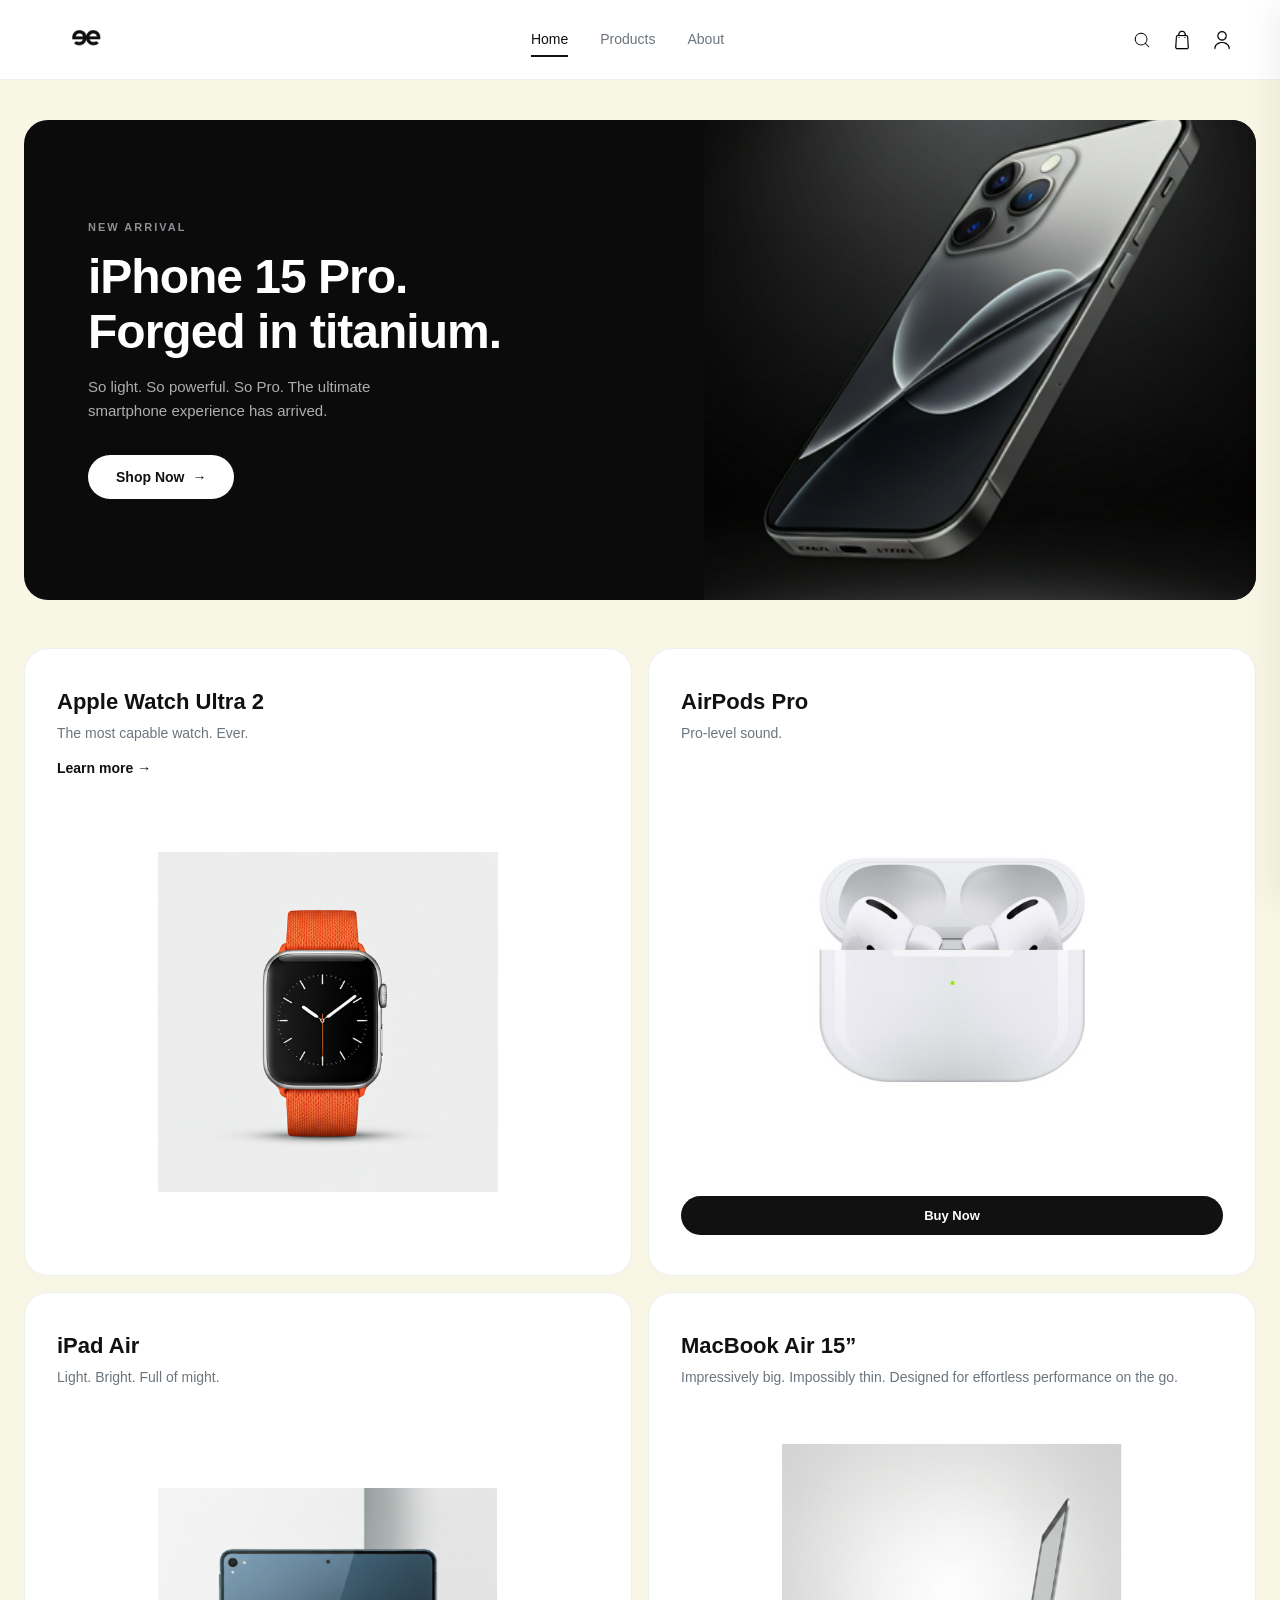
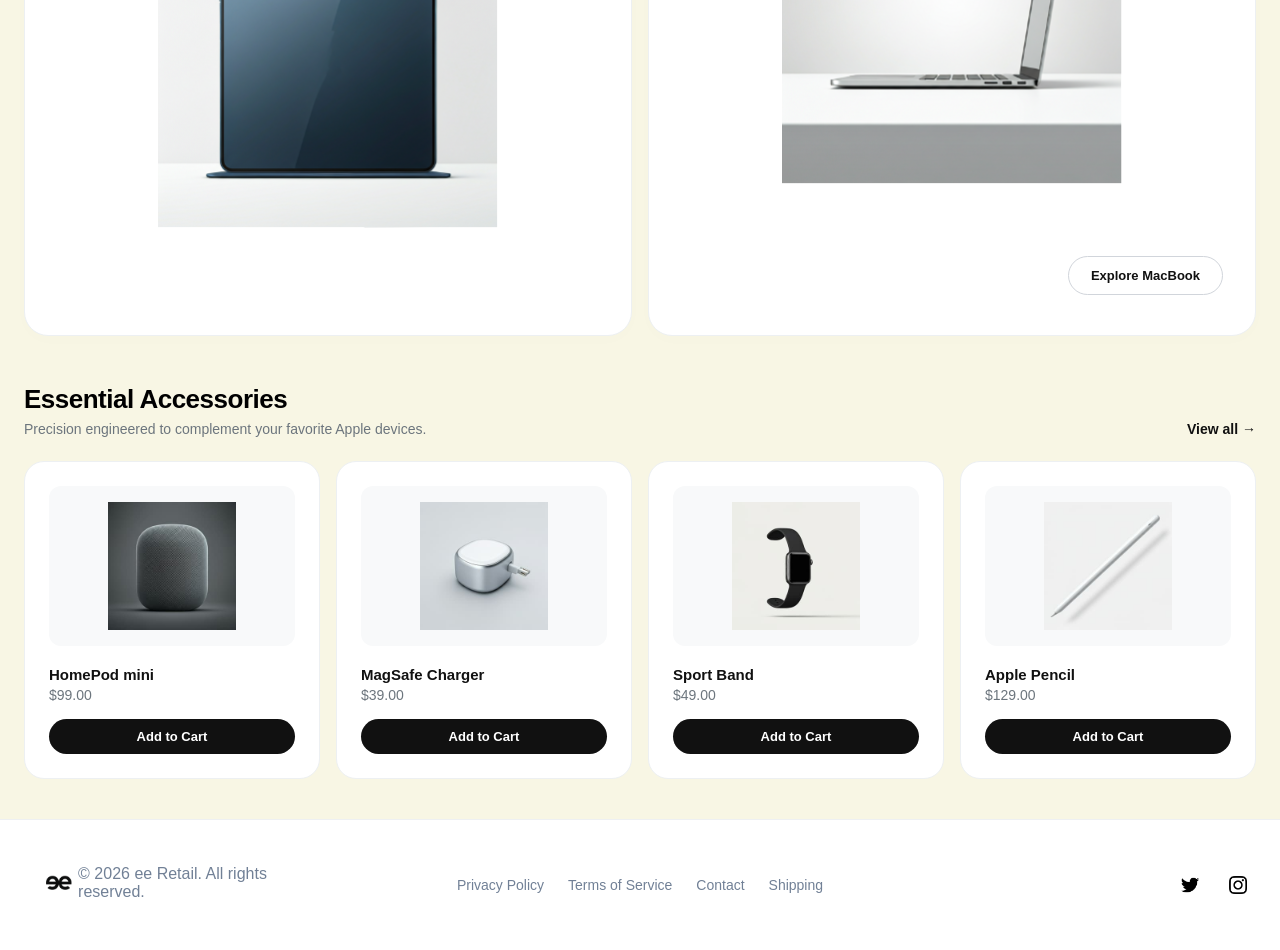
<file: index.html>
<!DOCTYPE html>
<html lang="en">
<head>
    <meta charset="UTF-8">
    <meta name="viewport" content="width=device-width, initial-scale=1.0">
    <title>ee | Premium Consumer Electronics</title>
    <link rel="stylesheet" href="index.css">
</head>
<body>

    <nav class="navbar">
        <div class="nav-container">
            <div class="brand-logo">
                <img src="ee logo.png" alt="ee logo">
            </div>
            <div class="nav-links-desktop">
                <a href="index.html" class="active">Home</a>
                <a href="products.html">Products</a>
                <a href="about.html">About</a>
            </div>
            <div class="nav-icons">
                <img src="magnifying-glass.png" alt="Search" class="nav-icon">
                <a href="cart.html" style="display:inline-block; line-height:0;">
                    <img src="bag.png" alt="Cart" class="nav-icon">
                </a>
                <img src="user.png" alt="Account" class="nav-icon">
                <button class="nav-btn-menu">
                    <span></span><span></span><span></span>
                </button>
            </div>
        </div>
    </nav>

    <aside id="side-navbar" class="sidebar">
        <button class="closeBtn">✕</button>
        <ul class="mobile-nav-links">
            <li><a href="index.html" class="active">Home</a></li>
            <li><a href="products.html">Products</a></li>
            <li><a href="about.html">About</a></li>
        </ul>
    </aside>
    <div id="overlay"></div>

    <main class="global-main-container">
        <section class="hero-showcase-block">
            <div class="hero-text-content">
                <span class="hero-context-tag">NEW ARRIVAL</span>
                <h1 class="hero-main-title">iPhone 15 Pro.<br>Forged in titanium.</h1>
                <p class="hero-body-desc">So light. So powerful. So Pro. The ultimate smartphone experience has arrived.</p>
                <button class="hero-action-btn" onclick="window.location.href='products.html'">Shop Now <span class="arrow">→</span></button>
            </div>
            <div class="hero-media-wrapper">
                <img src="image1.svg" alt="iPhone 15 Pro">
            </div>
        </section>

       <section class="asymmetric-split-grid">
            <div class="feature-panel-card bg-white design-col-flex">
                <div class="panel-info-section">
                    <h2>Apple Watch Ultra 2</h2>
                    <p>The most capable watch. Ever.</p>
                    <a href="products.html" class="panel-text-link">Learn more →</a>
                </div>
                <div class="panel-img-frame image-contain square-frame">
                    <img src="watch.svg" alt="Apple Watch Ultra 2">
                </div>
            </div>

            <div class="feature-panel-card bg-white design-col-flex">
                <div class="panel-info-section">
                    <h2>AirPods Pro</h2>
                    <p>Pro-level sound.</p>
                </div>
                <div class="panel-img-frame image-contain square-frame">
                    <img src="airpods pro.jpg" alt="AirPods Pro">
                </div>
                <button class="panel-action-btn-dark" onclick="window.location.href='products.html'">Buy Now</button>
            </div>

            <div class="feature-panel-card bg-white design-col-flex">
                <div class="panel-info-section">
                    <h2>iPad Air</h2>
                    <p>Light. Bright. Full of might.</p>
                </div>
                <div class="panel-img-frame image-contain square-frame">
                    <img src="apple.svg" alt="iPad Air">
                </div>
            </div>

            <div class="feature-panel-card bg-white design-col-flex">
                <div class="panel-info-section">
                    <h2>MacBook Air 15”</h2>
                    <p>Impressively big. Impossibly thin. Designed for effortless performance on the go.</p>
                </div>
                <div class="panel-img-frame image-contain square-frame">
                    <img src="macbook air.svg" alt="MacBook Air 15">
                </div>
                <button class="panel-action-btn-outline" onclick="window.location.href='products.html'">Explore MacBook</button>
            </div>
        </section>

        <section class="accessory-shelf-section">
            <div class="shelf-header-container">
                <div>
                    <h2 class="shelf-main-title">Essential Accessories</h2>
                    <p class="shelf-sub-title">Precision engineered to complement your favorite Apple devices.</p>
                </div>
                <a href="products.html" class="shelf-global-link">View all →</a>
            </div>

            <div class="accessory-product-grid">
                <div class="accessory-item-card">
                    <div class="accessory-media-container">
                        <img src="homepad.svg" alt="HomePod mini">
                    </div>
                    <div class="accessory-meta-details">
                        <h3>HomePod mini</h3>
                        <p>$99.00</p>
                    </div>
                    <button class="accessory-cart-btn">Add to Cart</button>
                </div>

                <div class="accessory-item-card">
                    <div class="accessory-media-container">
                        <img src="charger.svg" alt="MagSafe Charger">
                    </div>
                    <div class="accessory-meta-details">
                        <h3>MagSafe Charger</h3>
                        <p>$39.00</p>
                    </div>
                    <button class="accessory-cart-btn">Add to Cart</button>
                </div>

                <div class="accessory-item-card">
                    <div class="accessory-media-container">
                        <img src="sport.svg" alt="Sport Band">
                    </div>
                    <div class="accessory-meta-details">
                        <h3>Sport Band</h3>
                        <p>$49.00</p>
                    </div>
                    <button class="accessory-cart-btn">Add to Cart</button>
                </div>

                <div class="accessory-item-card">
                    <div class="accessory-media-container">
                        <img src="apple-pencil.jpg" alt="Apple Pencil">
                    </div>
                    <div class="accessory-meta-details">
                        <h3>Apple Pencil</h3>
                        <p>$129.00</p>
                    </div>
                    <button class="accessory-cart-btn">Add to Cart</button>
                </div>
            </div>
        </section>
    </main>

    <footer class="global-footer">
        <div class="footer-left-block">
            <div class="footer-left-logo">
                <img src="ee logo.png" alt="brand-logo">
            </div>          
            <div class="footer-text-group">
                <p class="footer-copyright-text">© 2026 ee Retail. All rights reserved.</p>
            </div>
        </div>
        <div class="footer-nav-links">
            <a href="#">Privacy Policy</a>
            <a href="#">Terms of Service</a>
            <a href="about.html">Contact</a>
            <a href="#">Shipping</a>
        </div>
        <div class="footer-social-tray">
            <a href="#" class="social-icon-btn"><img src="twitter.png" alt="twitter"></a>
            <a href="#" class="social-icon-btn"><img src="instagram.png" alt="instagram"></a>
        </div>
    </footer>

    <script src="index.js"></script>
</body>
</html>
</file>
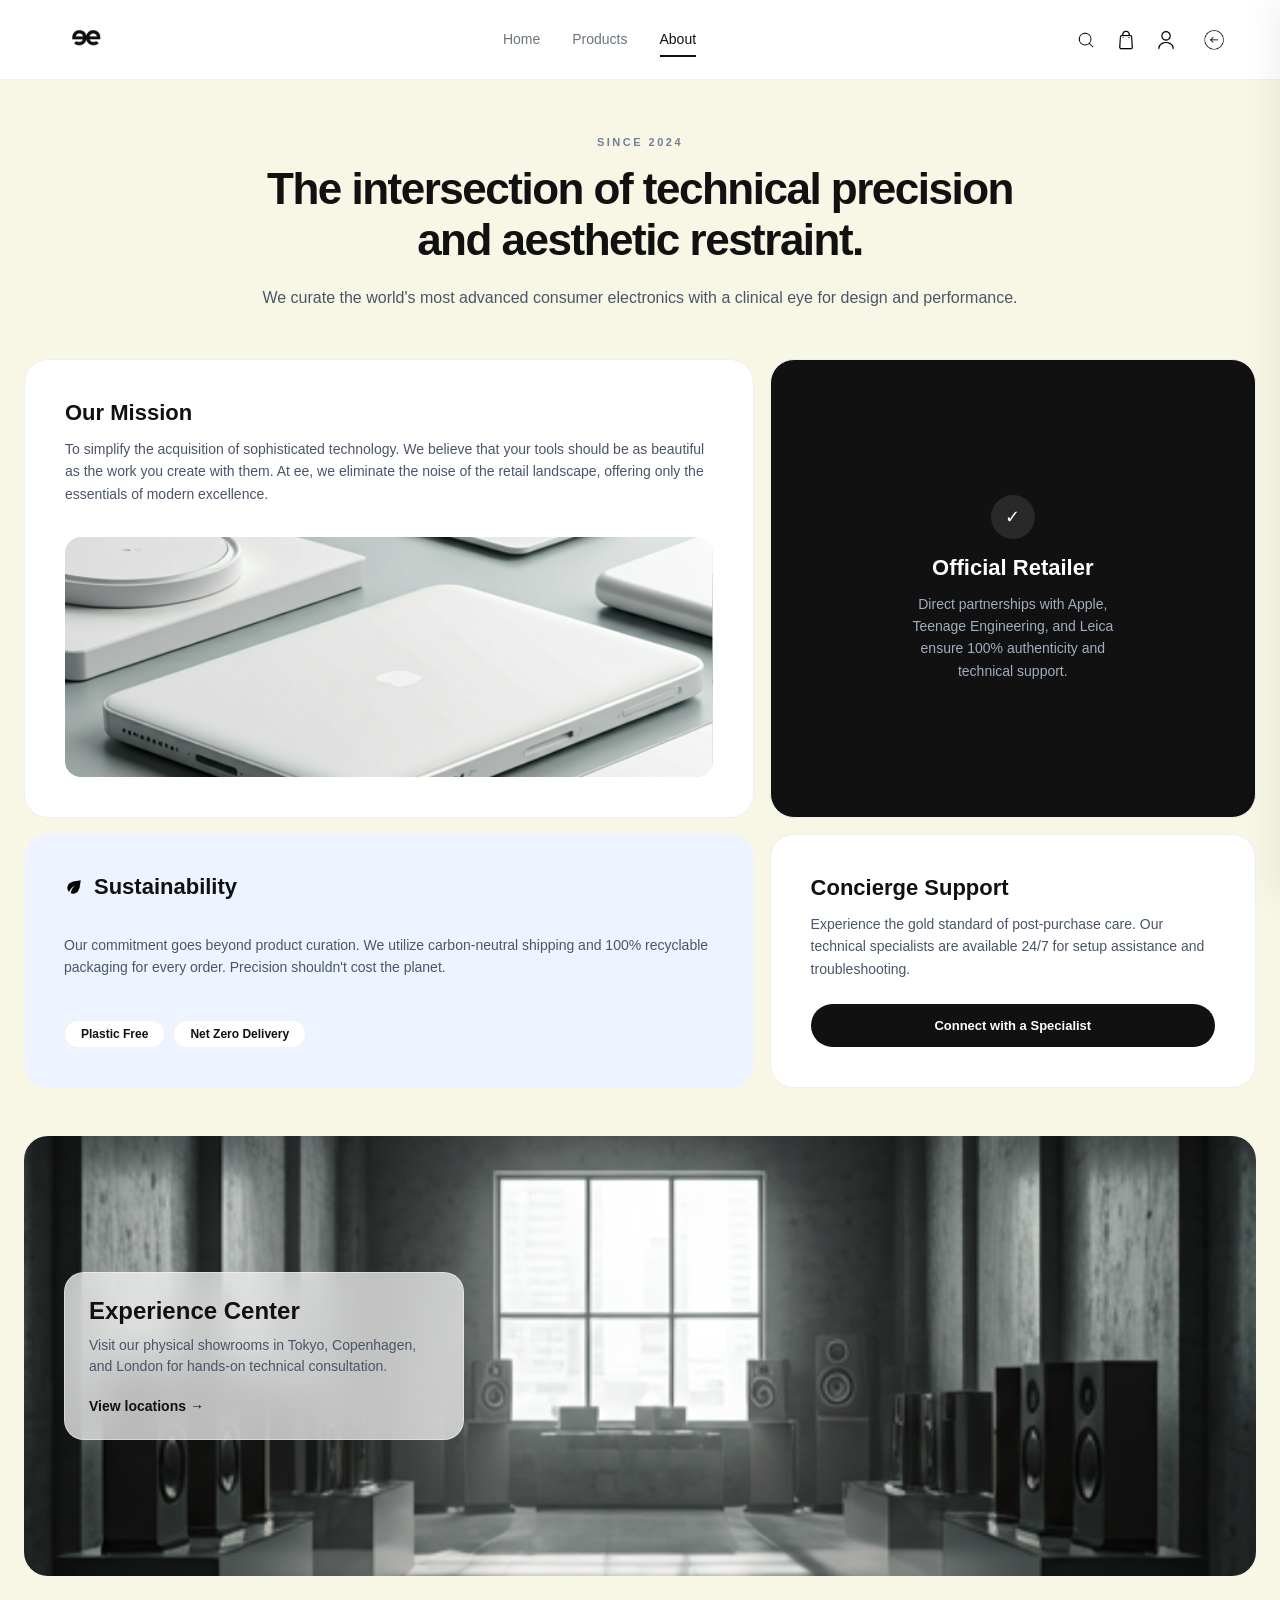
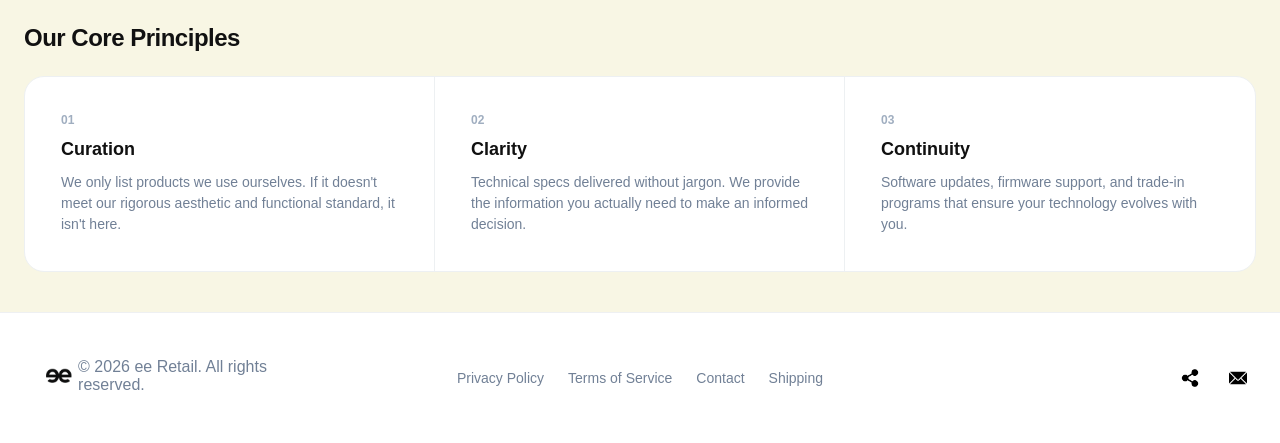
<file: about.html>
<!DOCTYPE html>
<html lang="en">
<head>
    <meta charset="UTF-8">
    <meta name="viewport" content="width=device-width, initial-scale=1.0">
    <title>ee | Technical Precision & Aesthetic Restraint</title>
    <link rel="stylesheet" href="index.css">
</head>
<body>

    <nav class="navbar">
        <div class="nav-container">
            <div class="brand-logo">
                <img src="ee logo.png" alt="ee logo">
            </div>
            <div class="nav-links-desktop">
                <a href="index.html">Home</a>
                <a href="products.html">Products</a>
                <a href="about.html" class="active">About</a>
            </div>
            <div class="nav-icons">
                <img src="magnifying-glass.png" alt="Search" class="nav-icon">
                <a href="cart.html" style="display:inline-block; line-height:0;">
                <img src="bag.png" alt="Cart" class="nav-icon"></a>
                <img src="user.png" alt="Account" class="nav-icon">
                <button class="nav-btn-menu">
                    <span></span><span></span><span></span>
                </button>
                <div class="back-btn-container">
                    <a href="index.html" class="back-btn-link">
                        <button class="back-btn" aria-label="Go back to home">
                            <img src="back-arrows.png" alt="back-arrow">
                        </button>
                    </a>
                </div>
            </div>
        </div>
    </nav>

    <aside id="side-navbar" class="sidebar">
        <button class="closeBtn">✕</button>
        <ul class="mobile-nav-links">
            <li><a href="index.html">Home</a></li>
            <li><a href="products.html">Products</a></li>
            <li><a href="about.html" class="active">About</a></li>
        </ul>
    </aside>
    <div id="overlay"></div>

    <main class="global-main-container">
        <header class="about-hero-header">
            <span class="about-tagline">SINCE 2024</span>
            <h1>The intersection of technical precision and aesthetic restraint.</h1>
            <p>We curate the world's most advanced consumer electronics with a clinical eye for design and performance.</p>
        </header>

        <section class="asymmetric-grid-layout">
            <div class="showcase-card feature-mission-card">
                <h3>Our Mission</h3>
                <p>To simplify the acquisition of sophisticated technology. We believe that your tools should be as beautiful as the work you create with them. At ee, we eliminate the noise of the retail landscape, offering only the essentials of modern excellence.</p>
                <div class="card-inner-graphic-frame">
                    <img src="about-1.svg" alt="Mission Device Grid Illustration">
                </div>
            </div>

            <div class="showcase-card feature-retailer-card">
                <div class="verified-badge-pill">✓</div>
                <h3>Official Retailer</h3>
                <p>Direct partnerships with Apple, Teenage Engineering, and Leica ensure 100% authenticity and technical support.</p>
            </div>

            <div class="showcase-card feature-sustainability-card">
                <div class="card-header-icon-wrap">
                    <img src="eco.png" alt="Sustainability Emblem">
                    <h3>Sustainability</h3>
                </div>
                <p>Our commitment goes beyond product curation. We utilize carbon-neutral shipping and 100% recyclable packaging for every order. Precision shouldn't cost the planet.</p>
                <div class="badge-row-container">
                    <span class="text-pill-badge">Plastic Free</span>
                    <span class="text-pill-badge">Net Zero Delivery</span>
                </div>
            </div>

            <div class="showcase-card feature-support-card">
                <h3>Concierge Support</h3>
                <p>Experience the gold standard of post-purchase care. Our technical specialists are available 24/7 for setup assistance and troubleshooting.</p>
                <button class="support-action-btn-dark">Connect with a Specialist</button>
            </div>
        </section>

        <section class="experience-center-hero-block">
            <img src="about-2.svg" alt="Physical Showroom Grid" class="experience-bg-cover-media">
            <div class="experience-blur-overlay-box">
                <h2>Experience Center</h2>
                <p>Visit our physical showrooms in Tokyo, Copenhagen, and London for hands-on technical consultation.</p>
                <a href="about.html" class="experience-link-arrow">View locations <span class="arrow">→</span></a>
            </div>
        </section>

        <section class="principles-statement-block">
            <h2 class="principles-section-title">Our Core Principles</h2>
            <div class="principles-grid-row">
                <div class="principle-column-node">
                    <span class="principle-sequence-index">01</span>
                    <h3>Curation</h3>
                    <p>We only list products we use ourselves. If it doesn't meet our rigorous aesthetic and functional standard, it isn't here.</p>
                </div>
                <div class="principle-column-node">
                    <span class="principle-sequence-index">02</span>
                    <h3>Clarity</h3>
                    <p>Technical specs delivered without jargon. We provide the information you actually need to make an informed decision.</p>
                </div>
                <div class="principle-column-node">
                    <span class="principle-sequence-index">03</span>
                    <h3>Continuity</h3>
                    <p>Software updates, firmware support, and trade-in programs that ensure your technology evolves with you.</p>
                </div>
            </div>
        </section>
    </main>

    <footer class="global-footer">
        <div class="footer-left-block">
            <div class="footer-left-logo">
                <img src="ee logo.png" alt="brand-logo">
            </div>          
            <div class="footer-text-group">
                <p class="footer-copyright-text">© 2026 ee Retail. All rights reserved.</p>
            </div>
        </div>
        <div class="footer-nav-links">
            <a href="#">Privacy Policy</a>
            <a href="#">Terms of Service</a>
            <a href="about.html">Contact</a>
            <a href="#">Shipping</a>
        </div>
        <div class="footer-social-tray">
            <a href="#" class="social-icon-btn"><img src="share.png" alt="share"></a>
            <a href="#" class="social-icon-btn"><img src="email.png" alt="email"></a>
        </div>
    </footer>

    <script src="index.js"></script>
</body>
</html>
</file>
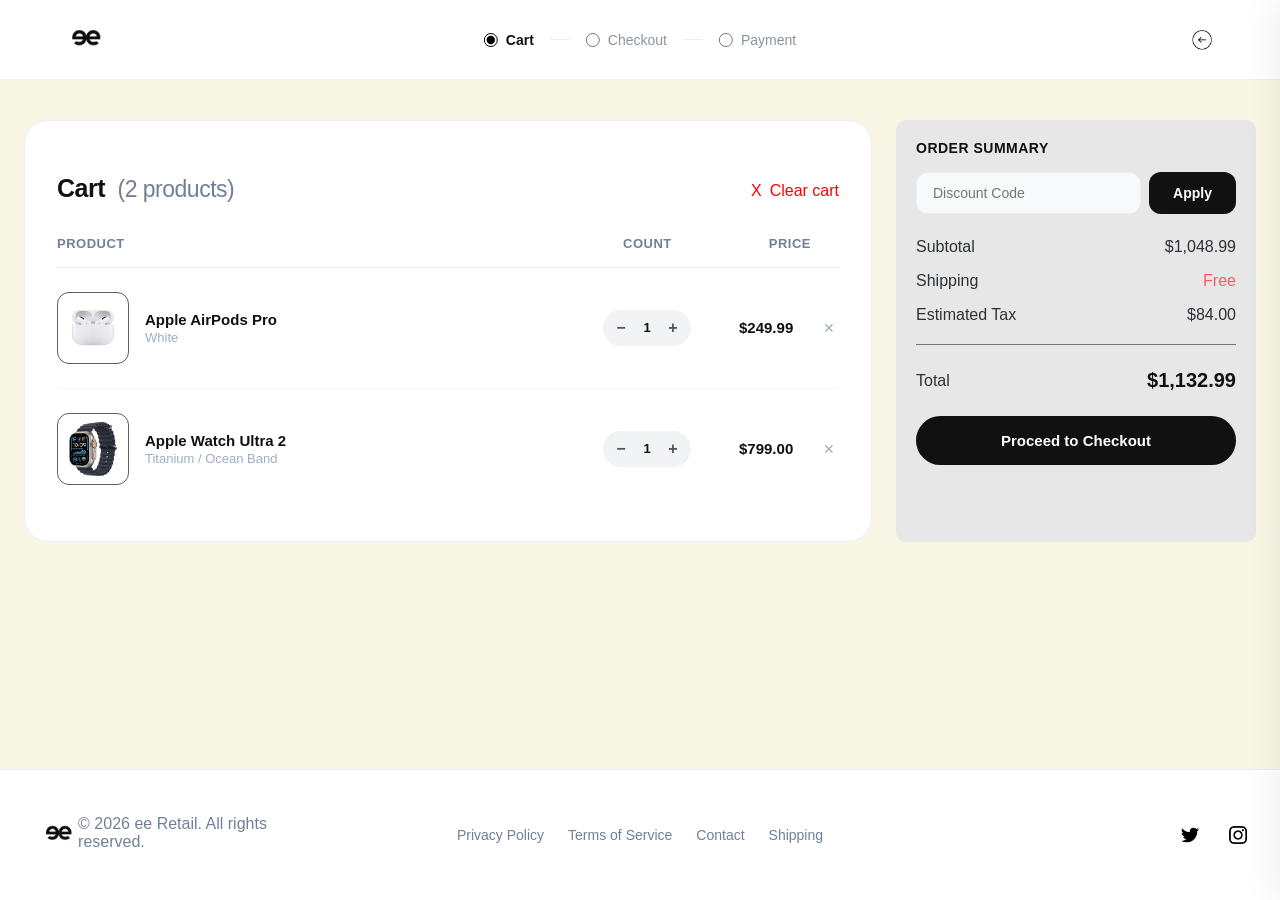
<file: cart.html>
<!DOCTYPE html>
<html lang="en">
<head>
    <meta charset="UTF-8">
    <meta name="viewport" content="width=device-width, initial-scale=1.0">
    <title>ee | Shopping Cart</title>
    <link rel="stylesheet" href="index.css">
</head>
<body>

    <nav class="navbar">
        <div class="nav-container">
            <div class="brand-logo">
                <img src="ee logo.png" alt="ee logo">
            </div>
            
            <div class="checkout-pipeline-steps-container">
                <div class="pipeline-step-item">
                    <input type="radio" name="checkout-progress" id="step-cart" checked>
                    <label for="step-cart">Cart</label>
                </div>
                <span class="pipeline-step-separator"></span>
                <div class="pipeline-step-item">
                    <input type="radio" name="checkout-progress" id="step-checkout">
                    <label for="step-checkout">Checkout</label>
                </div>
                <span class="pipeline-step-separator"></span>
                <div class="pipeline-step-item">
                    <input type="radio" name="checkout-progress" id="step-payment">
                    <label for="step-payment">Payment</label>
                </div>
            </div>

            <div class="nav-icons">
                <!-- SURGICAL FIX: Integrated your back button matching the style of other pages -->
                <div class="back-btn-container" style="display: inline-block; vertical-align: middle; margin-right: 12px;">
                    <a href="products.html" class="back-btn-link">
                        <button class="back-btn" aria-label="Go back to products">
                            <img src="back-arrows.png" alt="back-arrow">
                        </button>
                    </a>
                </div>
                <button class="nav-btn-menu">
                    <span></span><span></span><span></span>
                </button>
            </div>
        </div>
    </nav>

    <aside id="side-navbar" class="sidebar">
        <button class="closeBtn">✕</button>
        <ul class="mobile-nav-links">
            <li><a href="index.html">Home</a></li>
            <li><a href="products.html">Products</a></li>
            <li><a href="about.html">About</a></li>
            
        </ul>
    </aside>
    <div id="overlay"></div>

    <main class="global-main-container">
        

        <div class="checkout-split-workspace-layout">
            
            <div class="checkout-items-left-pane">
                <section class="cart-listing-card-block">

                    <div class="cart-view-header">
                        <h1 class="cart-main-title">Cart <span class="cart-total-badge">(2 products)</span></h1>
                        <button class="clear-cart-trigger">
                            <span class="delete-icon">X</span>Clear cart
                        </button>
                    </div>
                    
                    <div class="cart-pane-header-row">
                        <span class="col-head-product">Product</span>
                        <span class="col-head-count">Count</span>
                        <span class="col-head-price">Price</span>
                    </div>

                    <div class="cart-items-interactive-list">
                        <div class="cart-product-item-row">
                            <div class="cart-item-identity-wrap">
                                <div class="cart-item-thumbnail-box ">
                                    <img src="airpods pro.jpg" alt="AirPods Pro">
                                </div>
                                <div class="cart-item-text-details">
                                    <h4>Apple AirPods Pro</h4>
                                    <p class="variant-label">White</p>
                                </div>
                            </div>
                            <div class="cart-item-quantity-interface">
                                <button class="qty-adjust-btn">−</button>
                                <span class="qty-display-value">1</span>
                                <button class="qty-adjust-btn">+</button>
                            </div>
                            <div class="cart-item-price-sum-remove-wrap">
                                <span class="cart-item-calculated-price">$249.99</span>
                                <button class="cart-item-remove-trigger-btn">✕</button>
                            </div>
                        </div>

                        <div class="cart-product-item-row">
                            <div class="cart-item-identity-wrap">
                                <div class="cart-item-thumbnail-box">
                                    <img src="watch ultra 2.webp" alt="Apple Watch Ultra 2">
                                </div>
                                <div class="cart-item-text-details">
                                    <h4>Apple Watch Ultra 2</h4>
                                    <p class="variant-label">Titanium / Ocean Band</p>
                                </div>
                            </div>
                            <div class="cart-item-quantity-interface">
                                <button class="qty-adjust-btn">−</button>
                                <span class="qty-display-value">1</span>
                                <button class="qty-adjust-btn">+</button>
                            </div>
                            <div class="cart-item-price-sum-remove-wrap">
                                <span class="cart-item-calculated-price">$799.00</span>
                                <button class="cart-item-remove-trigger-btn">✕</button>
                            </div>
                        </div>
                    </div>
                </section>
            </div>

            <aside class="checkout-summary-right-pane">
                <h3 class="summary-card-title">Order Summary</h3>
                
                <div class="summary-promo-input-field-row">
                    <input type="text" class="promo-text-input" placeholder="Discount Code">
                    <button class="promo-apply-action-btn">Apply</button>
                </div>

                <div class="summary-ledger-financial-metrics-group">
                    <div class="ledger-row-node">
                        <span>Subtotal</span>
                        <span>$1,048.99</span>
                    </div>
                    <div class="ledger-row-node">
                        <span>Shipping</span>
                        <span class="text-muted-dim">Free</span>
                    </div>
                    <div class="ledger-row-node">
                        <span>Estimated Tax</span>
                        <span>$84.00</span>
                    </div>
                    <hr class="ledger-structural-divider">
                    <div class="ledger-row-node ledger-total-row-highlight">
                        <span>Total</span>
                        <span class="ledger-metric-value-output-bold">$1,132.99</span>
                    </div>
                </div>

                <button class="summary-checkout-execution-btn">Proceed to Checkout</button>
            </aside>

        </div>
    </main>

   <footer class="global-footer">
        <div class="footer-left-block">
            <div class="footer-left-logo">
                <img src="ee logo.png" alt="brand-logo">
            </div>          
            <div class="footer-text-group">
                <p class="footer-copyright-text">© 2026 ee Retail. All rights reserved.</p>
            </div>
        </div>
        <div class="footer-nav-links">
            <a href="#">Privacy Policy</a>
            <a href="#">Terms of Service</a>
            <a href="about.html">Contact</a>
            <a href="#">Shipping</a>
        </div>
        <div class="footer-social-tray">
            <a href="#" class="social-icon-btn"><img src="twitter.png" alt="twitter"></a>
            <a href="#" class="social-icon-btn"><img src="instagram.png" alt="instagram"></a>
        </div>
    </footer>

    <script src="index.js"></script>
</body>
</html>
</file>
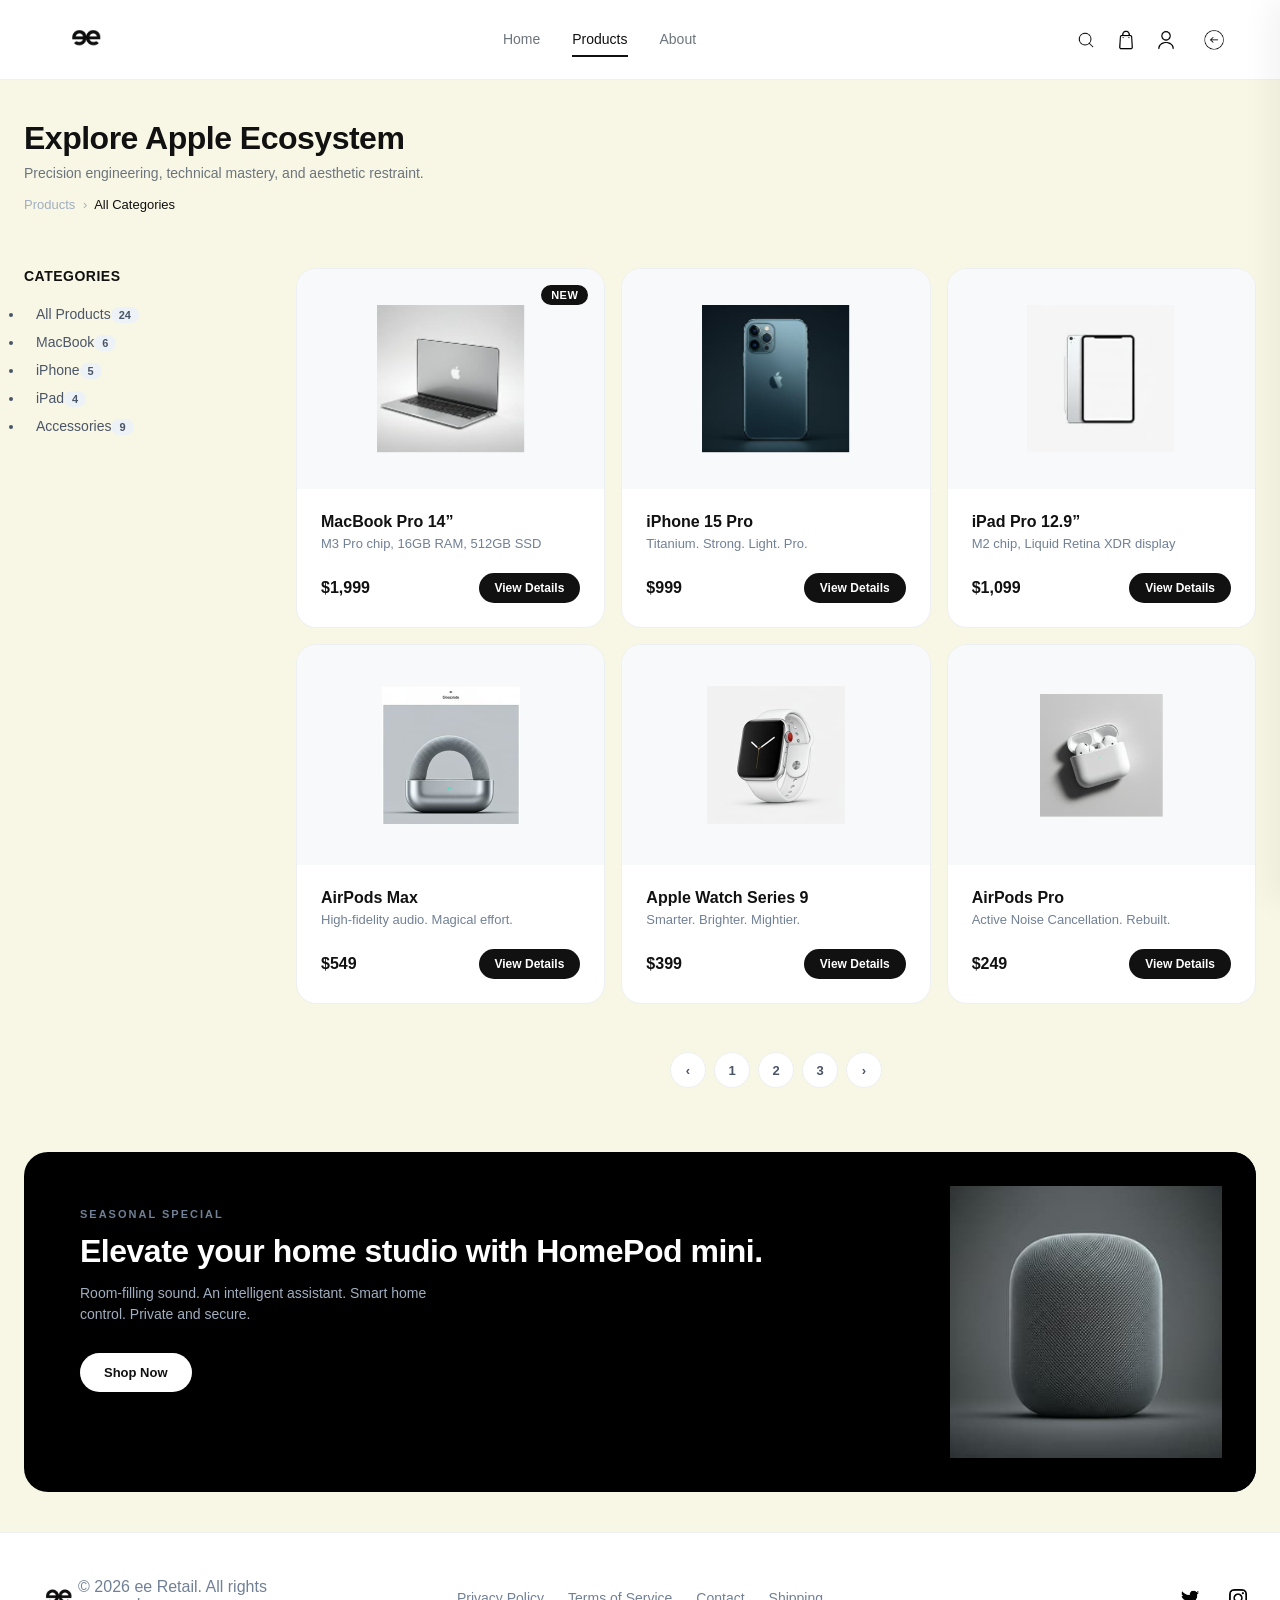
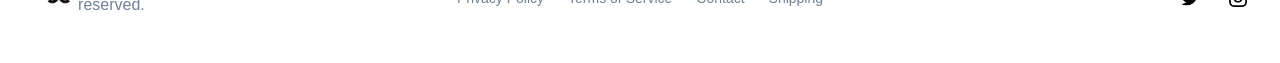
<file: products.html>
<!DOCTYPE html>
<html lang="en">
<head>
    <meta charset="UTF-8">
    <meta name="viewport" content="width=device-width, initial-scale=1.0">
    <title>ee | Explore Apple Ecosystem</title>
    <link rel="stylesheet" href="index.css">
</head>
<body>

    <nav class="navbar">
        <div class="nav-container">
            <div class="brand-logo">
                <img src="ee logo.png" alt="ee logo">
            </div>
            <div class="nav-links-desktop">
                <a href="index.html">Home</a>
                <a href="products.html" class="active">Products</a>
                <a href="about.html">About</a>
            </div>
            <div class="nav-icons">
                <img src="magnifying-glass.png" alt="Search" class="nav-icon">
                <a href="cart.html" style="display:inline-block; line-height:0;"><img src="bag.png" alt="Cart" class="nav-icon"></a>
                <img src="user.png" alt="Account" class="nav-icon">
                <button class="nav-btn-menu">
                    <span></span><span></span><span></span>
                </button>
                <div class="back-btn-container">
                    <a href="index.html" class="back-btn-link">
                        <button class="back-btn" aria-label="Go back to home">
                            <img src="back-arrows.png" alt="back-arrow">
                        </button>
                    </a>
                </div>
            </div>
        </div>
    </nav>

    <aside id="side-navbar" class="sidebar">
        <button class="closeBtn">✕</button>
        <ul class="mobile-nav-links">
            <li><a href="index.html">Home</a></li>
            <li><a href="products.html" class="active">Products</a></li>
            <li><a href="about.html">About</a></li>
        </ul>
    </aside>
    <div id="overlay"></div>

    <main class="global-main-container">
        <header class="catalog-view-header">
            <h1 class="catalog-main-title">Explore Apple Ecosystem</h1>
            <p class="catalog-sub-title">Precision engineering, technical mastery, and aesthetic restraint.</p>
            <div class="catalog-breadcrumb-path">Products <span class="divider">›</span> <span class="current">All Categories</span></div>
        </header>

        <section class="catalog-workspace-layout">
            <aside class="catalog-filter-sidebar">
                <h3 class="filter-heading">Categories</h3>
                <ul class="filter-list-group">
                    <li class="filter-item item-active"><span>All Products</span><span class="count-badge">24</span></li>
                    <li class="filter-item"><span>MacBook</span><span class="count-badge">6</span></li>
                    <li class="filter-item"><span>iPhone</span><span class="count-badge">5</span></li>
                    <li class="filter-item"><span>iPad</span><span class="count-badge">4</span></li>
                    <li class="filter-item"><span>Accessories</span><span class="count-badge">9</span></li>
                </ul>
            </aside>

            <div class="catalog-grid-display-pane">
                <div class="catalog-product-display-grid">
                    <div class="grid-product-card">
                        <div class="product-card-preview-window">
                            <span class="product-badge-new">New</span>
                            <img src="macbook-pro.svg" alt="MacBook Pro">
                        </div>
                        <div class="product-card-meta-info">
                            <h3>MacBook Pro 14”</h3>
                            <p class="product-spec-snippet">M3 Pro chip, 16GB RAM, 512GB SSD</p>
                            <div class="product-purchase-footer">
                                <span class="product-price-label">$1,999</span>
                                <button class="product-details-action-btn" onclick="window.location.href='products.html'">View Details</button>
                            </div>
                        </div>
                    </div>
                    <div class="grid-product-card">
                        <div class="product-card-preview-window">
                            <img src="iphone-15 pro.svg" alt="iPhone 15 Pro">
                        </div>
                        <div class="product-card-meta-info">
                            <h3>iPhone 15 Pro</h3>
                            <p class="product-spec-snippet">Titanium. Strong. Light. Pro.</p>
                            <div class="product-purchase-footer">
                                <span class="product-price-label">$999</span>
                                <button class="product-details-action-btn" onclick="window.location.href='products.html'">View Details</button>
                            </div>
                        </div>
                    </div>
                    <div class="grid-product-card">
                        <div class="product-card-preview-window">
                            <img src="ipad pro.svg" alt="iPad Pro">
                        </div>
                        <div class="product-card-meta-info">
                            <h3>iPad Pro 12.9”</h3>
                            <p class="product-spec-snippet">M2 chip, Liquid Retina XDR display</p>
                            <div class="product-purchase-footer">
                                <span class="product-price-label">$1,099</span>
                                <button class="product-details-action-btn" onclick="window.location.href='products.html'">View Details</button>
                            </div>
                        </div>
                    </div>
                    <div class="grid-product-card">
                        <div class="product-card-preview-window">
                            <img src="airpods-max.svg" alt="AirPods Max">
                        </div>
                        <div class="product-card-meta-info">
                            <h3>AirPods Max</h3>
                            <p class="product-spec-snippet">High-fidelity audio. Magical effort.</p>
                            <div class="product-purchase-footer">
                                <span class="product-price-label">$549</span>
                                <button class="product-details-action-btn" onclick="window.location.href='products.html'">View Details</button>
                            </div>
                        </div>
                    </div>
                    <div class="grid-product-card">
                        <div class="product-card-preview-window">
                            <img src="apple-watch-9.svg" alt="Apple Watch Series 9">
                        </div>
                        <div class="product-card-meta-info">
                            <h3>Apple Watch Series 9</h3>
                            <p class="product-spec-snippet">Smarter. Brighter. Mightier.</p>
                            <div class="product-purchase-footer">
                                <span class="product-price-label">$399</span>
                                <button class="product-details-action-btn" onclick="window.location.href='products.html'">View Details</button>
                            </div>
                        </div>
                    </div>
                    <div class="grid-product-card">
                        <div class="product-card-preview-window">
                            <img src="airpods-pro2.svg" alt="AirPods Pro">
                        </div>
                        <div class="product-card-meta-info">
                            <h3>AirPods Pro</h3>
                            <p class="product-spec-snippet">Active Noise Cancellation. Rebuilt.</p>
                            <div class="product-purchase-footer">
                                <span class="product-price-label">$249</span>
                                <button class="product-details-action-btn" onclick="window.location.href='products.html'">View Details</button>
                            </div>
                        </div>
                    </div>
                </div>

                <div class="catalog-pagination-nav-bar">
                    <button class="pagination-arrow-btn">‹</button>
                    <button class="pagination-page-number page-num-active">1</button>
                    <button class="pagination-page-number">2</button>
                    <button class="pagination-page-number">3</button>
                    <button class="pagination-arrow-btn">›</button>
                </div>
            </div>
        </section>

        <section class="banner-promo-callout-block">
            <div class="promo-text-content-wrap">
                <span class="promo-sub-context-tag">SEASONAL SPECIAL</span>
                <h2 class="promo-main-heading">Elevate your home studio with HomePod mini.</h2>
                <p class="promo-body-paragraph">Room-filling sound. An intelligent assistant. Smart home control. Private and secure.</p>
                <button class="promo-action-link-btn" onclick="window.location.href='products.html'">Shop Now</button>
            </div>
            <div class="promo-graphic-frame">
                <img src="homepad.svg" alt="HomePod mini Special Feature">
            </div>
        </section>
    </main>

    <footer class="global-footer">
        <div class="footer-left-block">
            <div class="footer-left-logo">
                <img src="ee logo.png" alt="brand-logo">
            </div>          
            <div class="footer-text-group">
                <p class="footer-copyright-text">© 2026 ee Retail. All rights reserved.</p>
            </div>
        </div>
        <div class="footer-nav-links">
            <a href="#">Privacy Policy</a>
            <a href="#">Terms of Service</a>
            <a href="about.html">Contact</a>
            <a href="#">Shipping</a>
        </div>
        <div class="footer-social-tray">
            <a href="#" class="social-icon-btn"><img src="twitter.png" alt="twitter"></a>
            <a href="#" class="social-icon-btn"><img src="instagram.png" alt="instagram"></a>
        </div>
    </footer>

    <script src="index.js"></script>
</body>
</html>
</file>
<file: index.css>
/* ==========================================================================
   PART 1: 📱 EXTRA SMALL DEVICES (Default Mobile Layout - Under 576px)
   ========================================================================== */

* {
    margin: 0;
    padding: 0;
    box-sizing: border-box;
}
body {
    font-family: -apple-system, BlinkMacSystemFont, "Segoe UI", Roboto, Helvetica, Arial, sans-serif;
    background: #ebe4ae53;
    color: #c9c9c9;
    overflow-x: hidden;
    -webkit-font-smoothing: antialiased;

    /* ADDED THESE NEW LINES */
    display: flex;
    flex-direction: column;
    min-height: 100vh;
}

/* Base Main Structural Wrapper for Mobile (Equal 20px padding) */
.global-main-container {
    width: 100%;
    margin: 0 auto;
    padding: 24px 20px;
    display: flex;
    flex-direction: column;
    gap: 32px;

    /* ADDED THIS NEW LINE */
    flex: 1;
}

/* 2. HEADER & NAVIGATION BAR (Mobile Baseline) */
.navbar {
    display: flex;
    align-items: center;
    justify-content: center;
    height: 70px; 
    background: #ffffff;
    border-bottom: 1px solid #eef0f2;
    position: sticky;
    top: 0;
    z-index: 999;
    padding: 0 20px;
}

.nav-container {
    display: flex;
    align-items: center;
    justify-content: space-between;
    width: 100%;
    max-width: 1400px;
    position: relative; /* REQUIRED: Lets the center container align perfectly to the navbar width */
}

.brand-logo {
    display: flex;
    align-items: center;
    cursor: pointer;
    z-index: 10; /* Keeps it clickable above the center layer */
}

.brand-logo img {
    height: 50px;
    object-fit: contain;
    display: block;
}

/* Hidden by default on mobile view */
.nav-links-desktop,
.checkout-pipeline-steps-container,
.catalog-filter-sidebar,
.cart-pane-header-row {
    display: none; 
}

.nav-icons {
    display: flex;
    align-items: center;
    gap: 20px;
}

.nav-icon {
    width: 20px;
    height: 20px;
    object-fit: contain;
    cursor: pointer;
    display: block;
}

/* Hamburger Configuration for Mobile View */
.nav-btn-menu {
    display: flex;
    flex-direction: column;
    gap: 5px;
    background: none;
    border: none;
    cursor: pointer;
    padding: 4px;
}

.nav-btn-menu span {
    display: block;
    width: 22px;
    height: 2px;
    background: #111111;
    border-radius: 2px;
}

/* 3. MOBILE ASIDE SIDEBAR CONTROL DRAWER */
.sidebar {
    position: fixed;
    top: 0;
    right: 0;
    width: 280px;
    height: 100vh;
    background: #ffffff;
    z-index: 1000;
    padding: 40px 24px;
    display: flex;
    flex-direction: column;
    gap: 32px;
    box-shadow: -10px 0 30px rgba(0,0,0,0.05);
    transform: translateX(100%);
}

.sidebar.active {
    transform: translateX(0);
}

.closeBtn {
    position: absolute;
    top: 24px;
    left: 24px;
    background: none;
    border: none;
    color: #111111;
    font-size: 20px;
    cursor: pointer;
}

.mobile-nav-links {
    list-style: none;
    display: flex;
    flex-direction: column;
    gap: 20px;
    margin-top: 40px;
}

.mobile-nav-links a {
    text-decoration: none;
    color: #6c757d;
    font-size: 18px;
    font-weight: 500;
    display: block;
    padding: 8px 0;
}

#overlay {
    display: none;
    position: fixed;
    inset: 0;
    background: rgba(0, 0, 0, 0.3);
    backdrop-filter: blur(4px);
    z-index: 998;
}

#overlay.active {
    display: block;
}

/* 4. PIPELINE STEP PROGRESS INDICATOR */
.pipeline-step-item {
    display: flex;
    align-items: center;
    gap: 8px;
    cursor: pointer;
}

.pipeline-step-item input[type="radio"] {
    position: relative;
    opacity: 1;
    width: 14px;
    height: 14px;
    cursor: pointer;
    accent-color: black;
}

.pipeline-step-item label {
    font-size: 12px;
    font-weight: 500;
    color: #8a94a0;
    cursor: pointer;
    user-select: none;
}

.pipeline-step-item input[type="radio"]:checked + label {
    color: #111111;
    font-weight: 600;
}

.pipeline-step-separator {
    width: 20px;
    height: 1px;
    background: #edf0f2;
}

/* NEW ADDITION: NEW CART HEADER COMPONENT (Mobile State) */

/* Clean & Contained Cart Header Alignment */
.cart-view-header {
    display: flex;
    align-items: flex-end; /* Bottom line perfectly aligns with both text and button */
    justify-content: space-between;
    width: 100%;
    padding:  20px 0; /* No external padding, stays inside the main boundaries */
    margin-bottom: 8px; /* Safe space before the table list starts */
    font-size:16px ;
}

.cart-main-title {
    font-size: 20px;
    font-weight: 700;
    color: #111111;
    letter-spacing: -0.5px;
    line-height: 1.2;
}

.cart-total-badge {
    color: #718096;
    font-weight: 500;
    font-size: 18px;
    margin-left: 6px;
}

.clear-cart-trigger {
    background: none;
    border: none;
    color: red;
    font-size: 14px;
    font-weight: 500;
    cursor: pointer;
    text-decoration: none;
    padding-bottom: 4px; 
    transition: color 0.2s ease;
}

.delete-icon {
    margin-right: 8px; 
}







.nav-btn-menu {
    display: none; 
}


@media (max-width: 768px) {
    .back-btn-container {
        display: none ; 
    }
    .nav-btn-menu {
        display: flex ;
    }
}



























/* Container box */
.back-btn-container {
    display: inline-block;
    align-items: center;
    padding: 12px 0;
    
    /* ADD THIS LINE TO FORCIBLY PUSH IT TO THE FAR RIGHT */
    margin-left: auto; 
}

/* The Button structural styles */
.back-btn {
    background: transparent;  /* Removes default gray button color */
    border: none;              /* Removes default border box */
    padding: 8px;              /* Hitbox area making it easy to click */
    cursor: pointer;          /* Shows the pointer hand on hover */
    display: inline-flex;
    align-items: center;
    justify-content: center;
    border-radius: 50%;        /* Makes the background area circular */
    transition: background-color 0.2s ease;
}


.back-btn:hover {
    background-color: #f3f4f6; /* Subtle light gray circle background on hover */
}

/* Responsive Arrow Image sizing */
.back-btn img {
    width: 20px;               /* Scales your arrow image perfectly */
    height: 20px;
    object-fit: contain;       /* Prevents image distortion */
    display: block;
}


.hero-showcase-block {
    display: flex;
    flex-direction: column; 
    background: #0b0b0c;
    border-radius: 24px;
    overflow: hidden;
    min-height: 480px;
}

.hero-text-content {
    flex: 1;
    padding: 40px 24px; 
    display: flex;
    flex-direction: column;
    justify-content: center;
}

.hero-context-tag {
    font-size: 11px;
    font-weight: 600;
    letter-spacing: 2px;
    color: #8e8e93;
    margin-bottom: 16px;
}

.hero-main-title {
    font-size: 32px; 
    font-weight: 700;
    color: #ffffff;
    line-height: 1.15;
    letter-spacing: -1px;
    margin-bottom: 16px;
}

.hero-body-desc {
    font-size: 15px;
    color: #aeaeac;
    line-height: 1.6;
    max-width: 320px;
    margin-bottom: 32px;
}

.hero-action-btn {
    display: inline-flex;
    align-items: center;
    gap: 8px;
    background: #ffffff;
    color: #111111;
    border: none;
    border-radius: 30px;
    padding: 14px 28px;
    font-size: 14px;
    font-weight: 600;
    cursor: pointer;
    width: fit-content;
}

.hero-media-wrapper {
    flex: 1;
    height: 280px; 
    width: 100%;
    overflow: hidden;
    display: flex;
    align-items: flex-end;
    justify-content: center;
}

.hero-media-wrapper img {
    width: 100%;
    height: 100%;
    object-fit: cover;
}

/* 6. ASYMMETRIC DASHBOARD PANEL TILES */
.asymmetric-split-grid {
    display: grid;
    grid-template-columns: 1fr; 
    gap: 16px;
}

.feature-panel-card {
    border-radius: 24px;
    overflow: hidden;
    padding: 40px;
    display: flex;
    box-shadow: 0 4px 20px rgba(0,0,0,0.01);
}

.bg-silver { background: #eef2f6; }
.bg-white { background: #ffffff; border: 1px solid #edf0f2; }
.bg-lavender { background: #e8edf5; }



.design-col-flex {
    flex-direction: column;
    align-items: flex-start;
    justify-content: space-between;
    gap: 32px;
    min-height: 380px;
}

.panel-info-section h2 {
    font-size: 22px;
    font-weight: 700;
    color: #111111;
    margin-bottom: 8px;
}

.panel-info-section p {
    font-size: 14px;
    color: #6c757d;
    line-height: 1.5;
    max-width: 540px;
}

.panel-text-link {
    font-size: 14px;
    font-weight: 600;
    color: #111111;
    text-decoration: none;
    display: inline-block;
    margin-top: 16px;
}

.panel-action-btn-dark {
    background: #111111;
    color: #ffffff;
    border: none;
    border-radius: 30px;
    padding: 12px 24px;
    font-size: 13px;
    font-weight: 600;
    cursor: pointer;
    width: 100%;
}

.panel-action-btn-outline {
    display: flex;
    justify-content: center; /* Changed to center so the text inside stays centered */
    align-self: flex-end;    /* This pushes the entire button to the right side of the card */
    
    background: transparent;
    color: #111111;
    border: 1.5px solid #d1d5db;
    border-radius: 30px;
    padding: 11px 22px;
    font-size: 13px;
    font-weight: 600;
    cursor: pointer;
    margin-top: 16px;
    margin-right: 0;
}

.panel-img-frame {
    display: flex;
    flex-direction: row;
    align-items: center;
    justify-content: center;
    
}

.image-contain {
    width: 180px;
    height: 180px;
}

.image-contain img {
    width: 100%;
    height: 100%;
    object-fit: contain;
}

.square-frame {
    width: 100%;
    flex: 1;
}

.image-cover {
    width: 100%; 
    height: 180px;
    margin-top: 16px;
}

.image-cover img {
    width: 100%;
    height: 100%;
    object-fit: cover;
   
}

.accessory-shelf-section {
    display: flex;
    flex-direction: column;
    gap: 24px;
}

.shelf-header-container {
    display: flex;
    flex-direction: column; 
    align-items: flex-start;
    gap: 12px;
}

.shelf-main-title {
    font-size: 26px;
    color: #000000;
    font-weight: 700;
    letter-spacing: -0.5px;
    margin-bottom: 6px;
}

.shelf-sub-title {
    font-size: 14px;
    color: #6c757d;
}

.shelf-global-link {
    font-size: 14px;
    font-weight: 600;
    color: #111111;
    text-decoration: none;
}

.accessory-product-grid {
    display: grid;
    grid-template-columns: 1fr; 
    gap: 16px;
}

.accessory-item-card {
    background: #ffffff;
    border: 1px solid #edf0f2;
    border-radius: 20px;
    padding: 24px;
    display: flex;
    flex-direction: column;
}

.accessory-media-container {
    width: 100%;
    height: 160px;
    display: flex;
    align-items: center;
    justify-content: center;
    margin-bottom: 20px;
    background: #f8f9fa;
    border-radius: 12px;
}

.accessory-media-container img {
    max-width: 80%;
    max-height: 80%;
    object-fit: contain;
}

.accessory-meta-details {
    margin-bottom: 16px;
}

.accessory-meta-details h3 {
    font-size: 15px;
    font-weight: 600;
    color: #111111;
    margin-bottom: 4px;
}

.accessory-meta-details p {
    font-size: 14px;
    color: #6c757d;
    font-weight: 500;
}

.accessory-cart-btn {
    background: #111111;
    color: #ffffff;
    border: none;
    border-radius: 30px;
    padding: 10px 16px;
    font-size: 13px;
    font-weight: 600;
    cursor: pointer;
    margin-top: auto;
    width: 100%;
}

/* 7. CATALOG PRODUCT VIEWGRID MODULE */
.catalog-view-header {
    margin-bottom: 8px;
}

.catalog-main-title {
    font-size: 32px;
    font-weight: 700;
    letter-spacing: -0.5px;
    color: #111111;
    margin-bottom: 8px;
}

.catalog-sub-title {
    font-size: 14px;
    color: #6c757d;
    margin-bottom: 16px;
}

.catalog-breadcrumb-path {
    font-size: 13px;
    font-weight: 500;
    color: #a0aec0;
}

.catalog-breadcrumb-path .divider {
    margin: 0 4px;
}

.catalog-breadcrumb-path .current {
    color: #111111;
}

.catalog-workspace-layout {
    display: grid;
    grid-template-columns: 1fr; 
    gap: 32px;
    align-items: flex-start;
}

.count-badge {
    font-size: 11px;
    font-weight: 600;
    background: #edf2f7;
    color: #4a5568;
    padding: 2px 8px;
    border-radius: 20px;
}

.catalog-grid-display-pane {
    display: flex;
    flex-direction: column;
    gap: 32px;
}

.catalog-product-display-grid {
    display: grid;
    grid-template-columns: 1fr; 
    gap: 16px;
}

.grid-product-card {
    background: #ffffff;
    border: 1px solid #edf0f2;
    border-radius: 20px;
    overflow: hidden;
    display: flex;
    flex-direction: column;
}

.product-card-preview-window {
    width: 100%;
    height: 220px;
    background: #f8f9fa;
    display: flex;
    align-items: center;
    justify-content: center;
    position: relative;
    padding: 24px;
}

.product-card-preview-window img {
    max-width: 90%;
    max-height: 90%;
    object-fit: contain;
}

.product-badge-new {
    position: absolute;
    top: 16px;
    right: 16px;
    background: #111111;
    color: #ffffff;
    font-size: 11px;
    font-weight: 600;
    text-transform: uppercase;
    padding: 4px 10px;
    border-radius: 20px;
    letter-spacing: 0.5px;
}

.product-card-meta-info {
    padding: 24px;
    display: flex;
    flex-direction: column;
    flex: 1;
}

.product-card-meta-info h3 {
    font-size: 16px;
    font-weight: 600;
    color: #111111;
    margin-bottom: 4px;
}

.product-spec-snippet {
    font-size: 13px;
    color: #718096;
    line-height: 1.4;
    margin-bottom: 20px;
}

.product-purchase-footer {
    display: flex;
    align-items: center;
    justify-content: space-between;
    margin-top: auto;
}

.product-price-label {
    font-size: 16px;
    font-weight: 700;
    color: #111111;
}

.product-details-action-btn {
    background: #111111;
    color: #ffffff;
    border: none;
    border-radius: 20px;
    padding: 8px 16px;
    font-size: 12px;
    font-weight: 600;
    cursor: pointer;
}

.catalog-pagination-nav-bar {
    display: flex;
    align-items: center;
    justify-content: center;
    gap: 8px;
    margin-top: 16px;
}

.pagination-arrow-btn,
.pagination-page-number {
    width: 36px;
    height: 36px;
    border-radius: 50%;
    border: 1px solid #edf0f2;
    background: #ffffff;
    font-size: 13px;
    font-weight: 600;
    color: #4a5568;
    cursor: pointer;
    display: grid;
    place-content: center;
}

/* 8. PROMOTIONAL CALLOUT STRIP STRIPE */
.banner-promo-callout-block {
    display: flex;
    flex-direction: column; 
    background: #000000;
    border-radius: 24px;
    overflow: hidden;
    min-height: 340px;
    margin-top: 16px;
}

.promo-text-content-wrap {
    flex: 1.2;
    padding: 32px 24px; 
}

.promo-sub-context-tag {
    font-size: 11px;
    font-weight: 600;
    letter-spacing: 2px;
    color: #718096;
    display: block;
    margin-bottom: 12px;
}

.promo-main-heading {
    font-size: 32px;
    font-weight: 700;
    color: #ffffff;
    line-height: 1.2;
    letter-spacing: -0.5px;
    margin-bottom: 12px;
}

.promo-body-paragraph {
    font-size: 14px;
    color: #a0aec0;
    line-height: 1.5;
    max-width: 380px;
    margin-bottom: 28px;
}

.promo-action-link-btn {
    background: #ffffff;
    color: #111111;
    border: none;
    border-radius: 30px;
    padding: 12px 24px;
    font-size: 13px;
    font-weight: 600;
    cursor: pointer;
}

.promo-graphic-frame {
    width: 80%; 
    height: 180px;
    display: flex;
    align-items: center;
    justify-content: center;
    background: black;
}

.promo-graphic-frame img {
    height: 80%;
    width: 100%;
    object-fit: contain;
    border-radius: 10px;
}

/* 9. ABOUT PLATFORM COMPANY TYPOGRAPHY */
.about-hero-header {
    text-align: center;
    max-width: 760px;
    margin: 16px auto 0;
}

.about-tagline {
    font-size: 11px;
    font-weight: 600;
    color: #718096;
    letter-spacing: 2.5px;
    display: block;
    margin-bottom: 16px;
}

.about-hero-header h1 {
    font-size: 28px; 
    font-weight: 700;
    line-height: 1.15;
    letter-spacing: -1.5px;
    color: #111111;
    margin-bottom: 20px;
}

.about-hero-header p {
    font-size: 16px;
    color: #4a5568;
    line-height: 1.6;
}

.asymmetric-grid-layout {
    display: grid;
    grid-template-columns: 1fr; 
    gap: 16px;
}

.showcase-card {
    background: #ffffff;
    border: 1px solid #edf0f2;
    border-radius: 24px;
    padding: 40px;
    display: flex;
    flex-direction: column;
}

.showcase-card h3 {
    font-size: 22px;
    font-weight: 700;
    color: #111111;
    margin-bottom: 12px;
}

.showcase-card p {
    font-size: 14px;
    color: #4a5568;
    line-height: 1.6;
}

.card-inner-graphic-frame {
    width: 100%;
    background: #f8f9fa;
    border-radius: 16px;
    margin-top: 32px;
    height: 240px;
    overflow: hidden;
    display: flex;
    align-items: center;
    justify-content: center;
}

.card-inner-graphic-frame img {
    width: 100%;
    height: 100%;
    object-fit: cover;
}

.feature-retailer-card {
    background: #111111;
    color: #ffffff;
    text-align: center;
    align-items: center;
    justify-content: center;
}

.feature-retailer-card h3 {
    color: #ffffff;
}

.feature-retailer-card p {
    color: #a0aec0;
    max-width: 240px;
}

.verified-badge-pill {
    width: 44px;
    height: 44px;
    border-radius: 50%;
    background: rgba(255,255,255,0.1);
    color: #ffffff;
    display: grid;
    place-content: center;
    font-size: 18px;
    margin-bottom: 16px;
}

.feature-sustainability-card {
    background: #eef4ff;
    border: none;
    justify-content: space-between;
    gap: 16px;
}

.card-header-icon-wrap {
    display: flex;
    align-items: center;
    gap: 10px;
}

.card-header-icon-wrap img {
    width: 20px;
    height: 20px;
    object-fit: contain;
}

.card-header-icon-wrap h3 {
    margin-bottom: 0;
}

.badge-row-container {
    display: flex;
    gap: 8px;
    margin-top: 8px;
}

.text-pill-badge {
    background: #ffffff;
    border: 1px solid rgba(0,0,0,0.05);
    padding: 6px 16px;
    font-size: 12px;
    font-weight: 600;
    color: #111111;
    border-radius: 20px;
}

.support-action-btn-dark {
    background: #111111;
    color: #ffffff;
    border: none;
    border-radius: 30px;
    padding: 14px 24px;
    font-size: 13px;
    font-weight: 600;
    cursor: pointer;
    width: 100%;
    margin-top: 24px;
}

.experience-center-hero-block {
    position: relative;
    border-radius: 24px;
    overflow: hidden;
    height: unset; 
    display: flex;
    flex-direction: column;
}

.experience-bg-cover-media {
    width: 100%;
    height: 100%;
    object-fit: cover;
}

.experience-blur-overlay-box {
    position: relative; 
    top: 0;
    left: 0;
    transform: translateY(0);
    background: rgba(255, 255, 255, 0.7);
    backdrop-filter: blur(20px);
    -webkit-backdrop-filter: blur(20px);
    border: 1px solid rgba(255,255,255,0.4);
    border-radius: 0 0 24px 24px;
    padding: 24px;
    max-width: 100%;
}

.experience-blur-overlay-box h2 {
    font-size: 24px;
    font-weight: 700;
    color: #111111;
    margin-bottom: 10px;
}

.experience-blur-overlay-box p {
    font-size: 14px;
    color: #4a5568;
    line-height: 1.5;
    margin-bottom: 20px;
}

.experience-link-arrow {
    font-size: 14px;
    font-weight: 700;
    color: #111111;
    text-decoration: none;
    display: inline-flex;
    align-items: center;
    gap: 4px;
}

.principles-statement-block {
    display: flex;
    flex-direction: column;
    gap: 24px;
}

.principles-section-title {
    font-size: 24px;
    font-weight: 700;
    color: #111111;
    letter-spacing: -0.5px;
}

.principles-grid-row {
    display: grid;
    grid-template-columns: 1fr; 
    background: #ffffff;
    border: 1px solid #edf0f2;
    border-radius: 20px;
    overflow: hidden;
}

.principle-column-node {
    padding: 36px;
    display: flex;
    flex-direction: column;
    gap: 12px;
}

.principle-sequence-index {
    font-size: 12px;
    font-weight: 700;
    color: #a0aec0;
}

.principle-column-node h3 {
    font-size: 18px;
    font-weight: 600;
    color: #111111;
}

.principle-column-node p {
    font-size: 14px;
    color: #718096;
    line-height: 1.5;
}

/* 10. CART ITEMS WORKSPACE LAYOUT (Equal Padding Baseline) */
.checkout-split-workspace-layout {
    display: flex;
    flex-direction: column; 
    width: 100%;
    gap: 24px;
    margin: 0 auto;
}

.checkout-items-left-pane {
    display: flex;
    flex-direction: column;
    gap: 24px;
    width: 100%;
    max-width: 100%;
}

.cart-listing-card-block {
    background: #ffffff;
    border: 1px solid #edf0f2;
    border-radius: 24px;
    padding: 32px;
}

.cart-items-interactive-list {
    display: flex;
    flex-direction: column;
}

.cart-product-item-row {
    display: grid;
    grid-template-columns: 1fr; 
    gap: 16px;
    justify-items: start;
    align-items: center;
    padding: 24px 0;
}

.cart-product-item-row:not(:last-child) {
    border-bottom: 1px solid #f1f3f5;
}

.cart-item-identity-wrap {
    display: flex;
    align-items: center;
    gap: 16px;
}

.cart-item-thumbnail-box {
    width: 72px;
    height: 72px;
    border-radius: 12px;
    display: flex;
    align-items: center;
    justify-content: center;
    padding: 8px;
    border: 1px solid rgba(0, 0, 0, 0.636);
}

.cart-item-thumbnail-box.bg-light { background: #f8f9fa; }

.cart-item-thumbnail-box img {
    max-width: 100%;
    max-height: 100%;
    object-fit: contain;
}

.cart-item-text-details h4 {
    font-size: 15px;
    font-weight: 600;
    color: #111111;
    margin-bottom: 2px;
}

.variant-label {
    font-size: 13px;
    color: #a0aec0;
}

.cart-item-quantity-interface {
    display: flex;
    align-items: center;
    background: #f1f3f5;
    border-radius: 20px;
    padding: 4px;
    width: fit-content;
}

.qty-adjust-btn {
    width: 28px;
    height: 28px;
    border: none;
    background: transparent;
    font-size: 16px;
    font-weight: 600;
    color: #4a5568;
    cursor: pointer;
    display: grid;
    place-content: center;
    border-radius: 50%;
}

.qty-display-value {
    font-size: 13px;
    font-weight: 600;
    min-width: 24px;
    text-align: center;
    color: #111111;
}

.cart-item-price-sum-remove-wrap {
    display: flex;
    align-items: center;
    width: 100%;
    justify-content: space-between; 
}

.cart-item-calculated-price {
    font-size: 15px;
    font-weight: 600;
    color: #111111;
}

.cart-item-remove-trigger-btn {
    background: none;
    border: none;
    color: #a0aec0;
    font-size: 14px;
    cursor: pointer;
    padding: 4px;
}

.checkout-inline-promo-banner-card {
    background: #000000;
    border-radius: 24px;
    padding: 32px 40px;
    display: flex;
    flex-direction: column; 
    gap: 24px;
    align-items: flex-start;
    overflow: hidden;
}

.inline-banner-text-details h4 {
    color: #ffffff;
    font-size: 20px;
    font-weight: 700;
    margin-bottom: 4px;
}

.inline-banner-text-details p {
    color: #a0aec0;
    font-size: 13px;
    margin-bottom: 20px;
}

.inline-banner-action-btn {
    background: #ffffff;
    color: #111111;
    border: none;
    border-radius: 20px;
    padding: 10px 20px;
    font-size: 12px;
    font-weight: 600;
    cursor: pointer;
}

.inline-banner-graphic-frame {
    height: 120px;
    width: 200px;
}

.inline-banner-graphic-frame img {
    width: 100%;
    height: 100%;
    object-fit: contain;
}

.checkout-summary-right-pane {
    width: 100%;
    max-width: 100%;
    background-color: #e7e7e7;
    padding: 20px;
    border-radius: 10px;
}

.summary-sticky-card-box {
    background: #ffffff;
    border: 1px solid #edf0f2;
    border-radius: 24px;
    padding: 32px;
}

.summary-card-title {
    font-size: 14px;
    font-weight: 700;
    text-transform: uppercase;
    letter-spacing: 0.5px;
    color: #111111;
    margin-bottom: 16px;
}

.summary-promo-input-field-row {
    display: flex;
    gap: 8px;
    margin-bottom: 24px;
}

.promo-text-input {
    flex: 1;
    background: #f8f9fa;
    border: 1px solid #edf0f2;
    border-radius: 12px;
    padding: 12px 16px;
    font-size: 14px;
    outline: none;
    color: #111111;
}

.promo-apply-action-btn {
    background: #111111;
    color: #ffffff;
    border: none;
    border-radius: 12px;
    padding: 0 24px;
    font-size: 14px;
    font-weight: 600;
    cursor: pointer;
}

.summary-ledger-financial-metrics-group {
    display: flex;
    flex-direction: column;
    gap: 16px;
    margin-bottom: 24px;
    color: #2d3135;
}

.ledger-row-node {
    display: flex;
    align-items: center;
    justify-content: space-between;
}

.ledger-metric-label {
    font-size: 14px;
    color: #4a5568;
}

.ledger-metric-value-output {
    font-size: 14px;
    font-weight: 600;
    color: #111111;
}

.text-muted-dim {
    opacity: 0.6;
    color: red;
}

.ledger-structural-divider {
    border: none;
    border-top: 1px solid #717578;
    margin: 4px 0;
}

.ledger-total-row-highlight {
    padding-top: 4px;
}

.ledger-total-row-highlight .ledger-metric-label {
    font-size: 16px;
    font-weight: 700;
    color: #111111;
}

.ledger-total-row-highlight .ledger-metric-value-output-bold {
    font-size: 20px;
    font-weight: 700;
    color: #111111;
}

.summary-checkout-execution-btn {
    width: 100%;
    background: #111111;
    color: #ffffff;
    border: none;
    border-radius: 30px;
    padding: 16px;
    font-size: 15px;
    font-weight: 600;
    cursor: pointer;
}

/* Global Footer Mobile Baseline (Equal 20px Padding) */
.global-footer {
    display: flex;
    flex-direction: column;
    align-items: flex-start;
    gap: 24px;
    padding: 32px 20px; 
    width: 100%;
    box-sizing: border-box;
    border-top: 1px solid #eef0f2;
    background: #ffffff;
}

.footer-left-block {
    display: flex;
    flex-direction: row;          
    align-items: center; 
    gap: 6px; 
}

.footer-left-logo {
    display: flex;
    width: auto;   
    height: 50px;  /* CHANGED TO 50px TO PERFECTLY MATCH YOUR IMAGE HEIGHT */
}

.footer-left-logo img {
    max-width: 100%;
    height: 50px;
    object-fit: contain;
    display: block;
}

.footer-copyright-text {
    font-size: 16px;
    color: #718096;
    margin-left: -20px;
    margin-bottom: 5px;
}

.footer-nav-links {
    display: flex;
    flex-wrap: wrap;
    gap: 16px 24px;
    
    /* ADD THESE TO FORCIBLY CENTER THE LINKS HORIZONTALLY WITH THE LOGO */
    align-items: center;
    align-content: center;
    margin: 0; 
}

.footer-nav-links a {
    text-decoration: none;
    color: #718096;
    font-size: 14px;
    font-weight: 500;
    
    /* REMOVE INLINE-BLOCK AND USE FLEX TO REMOVE TEXT BASELINE SHIFTS */
    display: flex;
    align-items: center;
    margin: 0;
    padding: 0;
    line-height: 1; /* Prevents font-family line heights from pushing the link box upward */
}

.footer-social-tray {
    display: flex;
    gap: 12px;
}

.social-icon-btn {
    width: 36px;
    height: 36px;
    border-radius: 50%;
   
    display: grid;
    place-content: center;
}

.social-icon-btn img {
    width: 18px;
    height: 18px;
    object-fit: contain;
}


/* ==========================================================================
   PART 2: 🖱️ HOVERS, TRANSITIONS & INTERACTIONS (Separated)
   ========================================================================== */

.nav-links-desktop a {
    transition: color 0.2s ease, border-color 0.2s ease;
}

.nav-links-desktop a:hover,
.nav-links-desktop a.active {
    color: #111111;
    border-color: #111111;
}

.nav-icon {
    transition: transform 0.2s ease;
}

.nav-icon:hover {
    transform: scale(1.05);
}

.sidebar {
    transition: transform 0.3s cubic-bezier(0.16, 1, 0.3, 1);
}

.mobile-nav-links a {
    transition: color 0.2s ease;
}

.mobile-nav-links a:hover,
.mobile-nav-links a.active {
    color: #111111;
}

.pipeline-step-item label {
    transition: color 0.2s ease, font-weight 0.2s ease;
}

.hero-action-btn {
    transition: background 0.2s ease;
}

.hero-action-btn:hover {
    background: #e5e5e7;
}

.panel-text-link:hover {
    text-decoration: underline;
}

.panel-action-btn-dark {
    transition: background 0.2s ease;
}

.panel-action-btn-dark:hover {
    background: #2d3135;
}

.panel-action-btn-outline {
    transition: border-color 0.2s ease;
}

.panel-action-btn-outline:hover {
    border-color: #111111;
}

.shelf-global-link:hover {
    text-decoration: underline;
}

.accessory-item-card {
    transition: transform 0.2s ease;
}

.accessory-cart-btn {
    transition: background 0.2s ease;
}

.accessory-cart-btn:hover {
    background: #2d3135;
}

.product-details-action-btn {
    transition: background 0.2s ease;
}

.product-details-action-btn:hover {
    background: #2d3135;
}

.pagination-arrow-btn,
.pagination-page-number {
    transition: all 0.2s ease;
}

.pagination-arrow-btn:hover,
.pagination-page-number:hover {
    background: #f8f9fa;
    border-color: #cbd5e0;
    color: #111111;
}

.promo-action-link-btn {
    transition: background 0.2s ease;
}

.promo-action-link-btn:hover {
    background: #e2e8f0;
}

.support-action-btn-dark {
    transition: background 0.2s ease;
}

.support-action-btn-dark:hover {
    background: #2d3135;
}

.experience-link-arrow:hover .arrow {
    transform: translateX(3px);
}

.experience-link-arrow .arrow {
    transition: transform 0.2s ease;
}

.qty-adjust-btn {
    transition: background 0.2s ease, color 0.2s ease;
}

.qty-adjust-btn:hover {
    background: #ffffff;
    color: #111111;
}

.cart-item-remove-trigger-btn {
    transition: color 0.2s ease;
}

.cart-item-remove-trigger-btn:hover {
    color: #e53e3e;
}

.inline-banner-action-btn {
    transition: background 0.2s ease;
}

.inline-banner-action-btn:hover {
    background: #edf2f7;
}

.promo-text-input {
    transition: border-color 0.2s ease;
}

.footer-nav-links a {
    transition: color 0.2s ease;
}

.footer-nav-links a:hover {
    color: #111111;
}

.clear-cart-trigger:hover {
    color: rgba(255, 0, 0, 0.714);;
}


/* ==========================================================================
   PART 3: 💻 MOBILE-FIRST RESPONSIVE MEDIA QUERIES (Breakdowns)
   ========================================================================== */

/* 📱 Small Devices (Landscape Phones / Small Tablets) */
@media (min-width: 576px) {
    .pipeline-step-item label { 
        font-size: 13px; 
    }
}

/* 📠 Medium Devices (Portrait Tablets & Laptop Baseline RESTORED) */
@media (min-width: 768px) {
    /* RESTORED: Original Desktop Main Container Structure */
    .global-main-container {
        padding: 40px 24px ;
        gap: 48px;
        max-width: 1280px;
    }
    
    /* RESTORED: Original Desktop Header Layout & Height */
    .navbar {
        height: 80px;
        padding: 0 48px;
    }
    
    .nav-container {
        max-width: 1400px;
    }
    
    .nav-links-desktop {
        display: flex;
        list-style: none;
        gap: 32px;
    }

    .nav-links-desktop a {
        text-decoration: none;
        color: #6c757d;
        font-size: 14px;
        font-weight: 500;
        padding: 8px 0;
        border-bottom: 2px solid transparent;
    }
    
    .nav-btn-menu {
        display: none;
    }
    
    .pipeline-step-item label { 
        font-size: 14px; 
    }

    /* RESTORED: Cart Header Desktop Typo Scaling */
    .cart-view-header {
        margin-bottom: 12px;
        
    }
    .cart-main-title {
        font-size: 25px;
    }
    .cart-total-badge {
        font-size: 23px;
    }
    .clear-cart-trigger{
        font-size: medium;
    }
    .hero-showcase-block {
        flex-direction: row;
    }
    
    .hero-text-content {
        padding: 64px;
    }
    
    .hero-main-title {
        font-size: 40px;
    }
    
    .hero-media-wrapper {
        height: 480px;
    }
    
    .asymmetric-split-grid {
        grid-template-columns: repeat(2, 1fr);
    }
    
    /* Update the global properties for the column cards */
.design-col-flex {
    display: flex;
    flex-direction: column;
    justify-content: space-between;
    align-items: flex-start; /* Keeps text left-aligned */
    padding: 40px 32px;
    height: 100%;
    box-sizing: border-box;
}

.design-col-flex .panel-info-section {
    text-align: left; /* Anchors typography to the left edge */
    width: 100%;
}

/* Force all image boxes to scale up beautifully in laptop grids */

    .design-col-flex .panel-img-frame.square-frame,
    .design-col-flex .panel-img-frame {
        width: 100%;
        max-width: 340px ; /* Scale target size matching AirPods */
        aspect-ratio: 1 / 1 ;
        margin: 24px auto ; /* Centers the large square inside the card */
        display: flex ;
        justify-content: center ;
        align-items: center ;
    }

    .design-col-flex .panel-img-frame img {
        width: 100% ;
        height: 100% ;
        object-fit: contain ; /* Keeps product assets sharp and uniform */
    }

    
    .image-cover {
        width: 220px;
        margin-top: 0;
    }
    
    .shelf-header-container {
        flex-direction: row;
        justify-content: space-between;
        align-items: flex-end;
    }
    
    .accessory-product-grid {
        grid-template-columns: repeat(2, 1fr);
    }
    
    .catalog-product-display-grid {
        grid-template-columns: repeat(2, 1fr);
    }
    
    .banner-promo-callout-block {
        flex-direction: row;
    }
    
    .promo-text-content-wrap {
        padding: 56px;
    }
    
    .promo-graphic-frame {
        width: auto;
        height: 340px;
    }
    
    .about-hero-header h1 {
        font-size: 36px;
    }
    
    .asymmetric-grid-layout {
        grid-template-columns: 1.2fr 0.8fr;
    }
    
    .experience-center-hero-block {
        height: 440px;
    }
    
    .experience-blur-overlay-box {
        position: absolute;
        top: 50%;
        left: 40px;
        transform: translateY(-50%);
        border-radius: 20px;
        max-width: 400px;
    }
    
    .principles-grid-row {
        grid-template-columns: repeat(3, 1fr);
    }
    
    .principle-column-node:not(:last-child) {
        border-right: 1px solid #edf0f2;
    }
    
    .checkout-split-workspace-layout {
        display: grid;
        grid-template-columns: 1fr;
    }
    
    /* RESTORED: Table Head Columns Visibility & Layout alignment */
    .cart-pane-header-row {
        display: grid;
        grid-template-columns: 1fr 120px 100px;
        padding-bottom: 16px;
        border-bottom: 1px solid #edf0f2;
        font-size: 13px;
        font-weight: 700;
        text-transform: uppercase;
        letter-spacing: 0.5px;
        color: #718096;
    }

    /* Core alignment rules for text labels in grid headers */
    .col-head-product { text-align: left; }
    .col-head-count { text-align: left; padding-left: 4px; }
    .col-head-price { text-align: right; padding-right: 28px; }
    
    .cart-product-item-row {
        grid-template-columns: 1fr 120px 100px;
        justify-items: stretch;
    }
    
    .cart-item-price-sum-remove-wrap {
        width: auto;
    }
    
    .checkout-inline-promo-banner-card {
        flex-direction: row;
    }
    .checkout-pipeline-steps-container {
    display: flex;
    align-items: center;
    gap: 16px;
    
    /* THE FIXED LAYOUT ENGINE */
    position: absolute;
    left: 50%;
    transform: translateX(-50%);
    
    margin: 0 auto;

@media (min-width: 768px) {
  /* Fix the 1st and 4th card horizontal alignment */
  .design-row-span {
    display: flex !important;
    flex-direction: row !important; /* Fixed the typo */
    align-items: center !important;
    justify-content: space-between !important;
    gap: 32px !important;
  }

  /* Force the text box to only take half the card width */
  .design-row-span .panel-info-section {
    flex: 1 !important;
    text-align: left !important;
  }

  /* Force the image wrapper to expand to a large, matching size */
  .design-row-span .panel-img-frame {
    flex: 1 !important;
    display: flex !important;
    justify-content: center !important;
    align-items: center !important;
    width: 100% !important;
    max-width: 280px !important; /* Controls the size of the Watch/MacBook */
    height: auto !important;
    aspect-ratio: 1 / 1 !important;
  }

  /* Fix the scaling rules inside the 1st and 4th cards */
  .design-row-span .panel-img-frame img {
    width: 100% !important;
    height: 100% !important;
    object-fit: contain !important;
  }
}

}

    
    
    
    @media (min-width: 768px) {
    .global-footer {
        flex-direction: row;
        padding: 40px 24px;
        gap: 32px;
        
        
        justify-content: center; 
        align-items: center;
    }

    
    .footer-left-block {
        flex: 1;
        justify-content: flex-start;
    }

    
    .footer-nav-links {
        flex: 2;
        justify-content: center;
        text-align: center;
        margin: 0;
    }

    
    .footer-social-tray {
        flex: 1;
        justify-content: flex-end;
    }
}
}

/* 💻 Large Devices (Laptops / Landscape Tablets) */
@media (min-width: 992px) {
    .checkout-pipeline-steps-container {
        display: flex;
        align-items: center;
        gap: 16px;
    }
    
    .catalog-workspace-layout {
        grid-template-columns: 240px 1fr;
    }
    
    .catalog-filter-sidebar {
        display: block;
    }

    .catalog-filter-sidebar h3 {
        font-size: 14px;
        font-weight: 700;
        text-transform: uppercase;
        letter-spacing: 0.5px;
        color: #111111;
        margin-bottom: 16px;
    }

    .filter-group-box {
        display: flex;
        flex-direction: column;
        gap: 8px;
    }

    .filter-item {
        font-size: 14px;
        font-weight: 500;
        color: #4a5568;
        cursor: pointer;
        padding: 6px 12px;
        border-radius: 8px;
    }
    
    .catalog-product-display-grid {
        grid-template-columns: repeat(3, 1fr);
    }
    
    .accessory-product-grid {
        grid-template-columns: repeat(3, 1fr);
    }
    
    .checkout-split-workspace-layout {
        grid-template-columns: 1fr 360px;
    }
    
    .checkout-summary-right-pane {
        position: sticky;
        top: 104px;
        z-index: 10;
    }

  
}



/* 🖥️ Extra Large Devices (Desktops) */
@media (min-width: 1200px) {
    .hero-main-title {
        font-size: 48px;
    }
    
    .about-hero-header h1 {
        font-size: 44px;
    }
    
    .accessory-product-grid {
        grid-template-columns: repeat(4, 1fr);
    }
}

/* 📺 Extra Extra Large Devices (Large Monitors) */
@media (min-width: 1400px) {
    .global-main-container {
        max-width: 1400px;
    }
}
</file>
